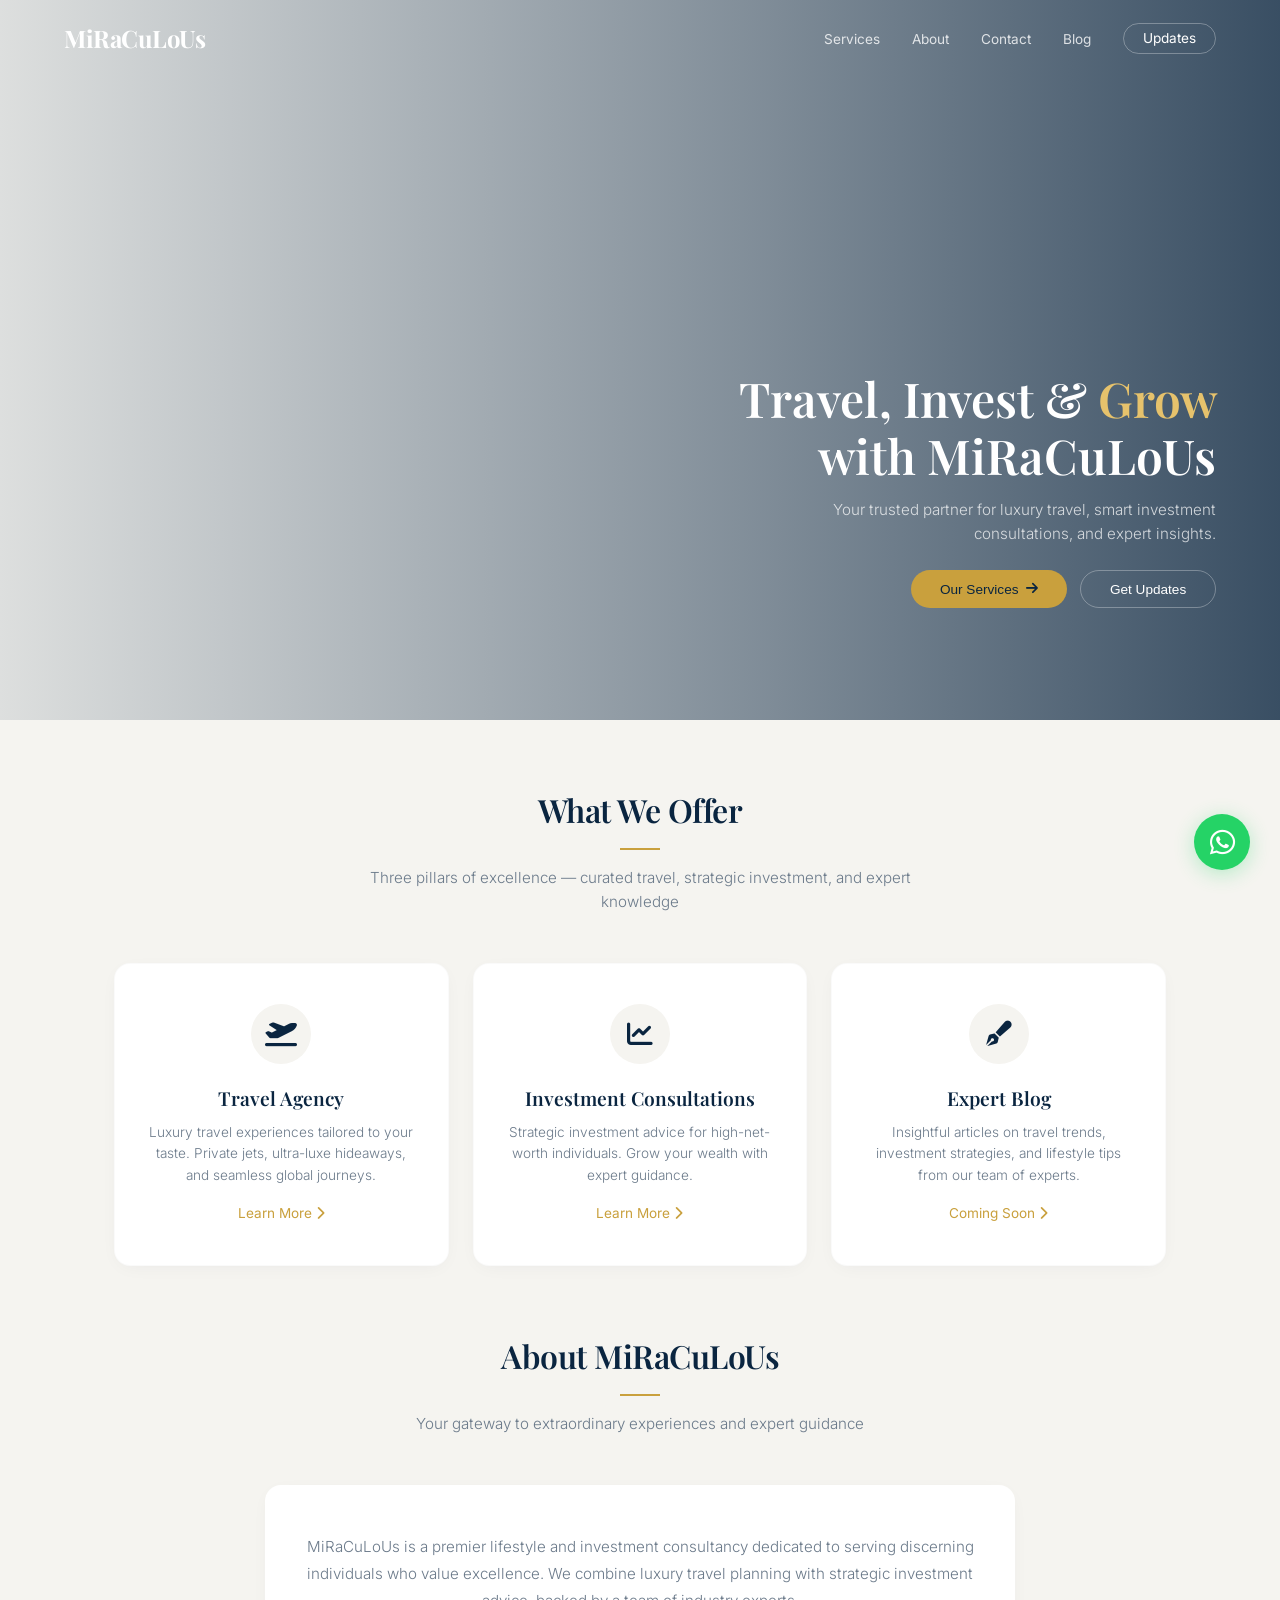
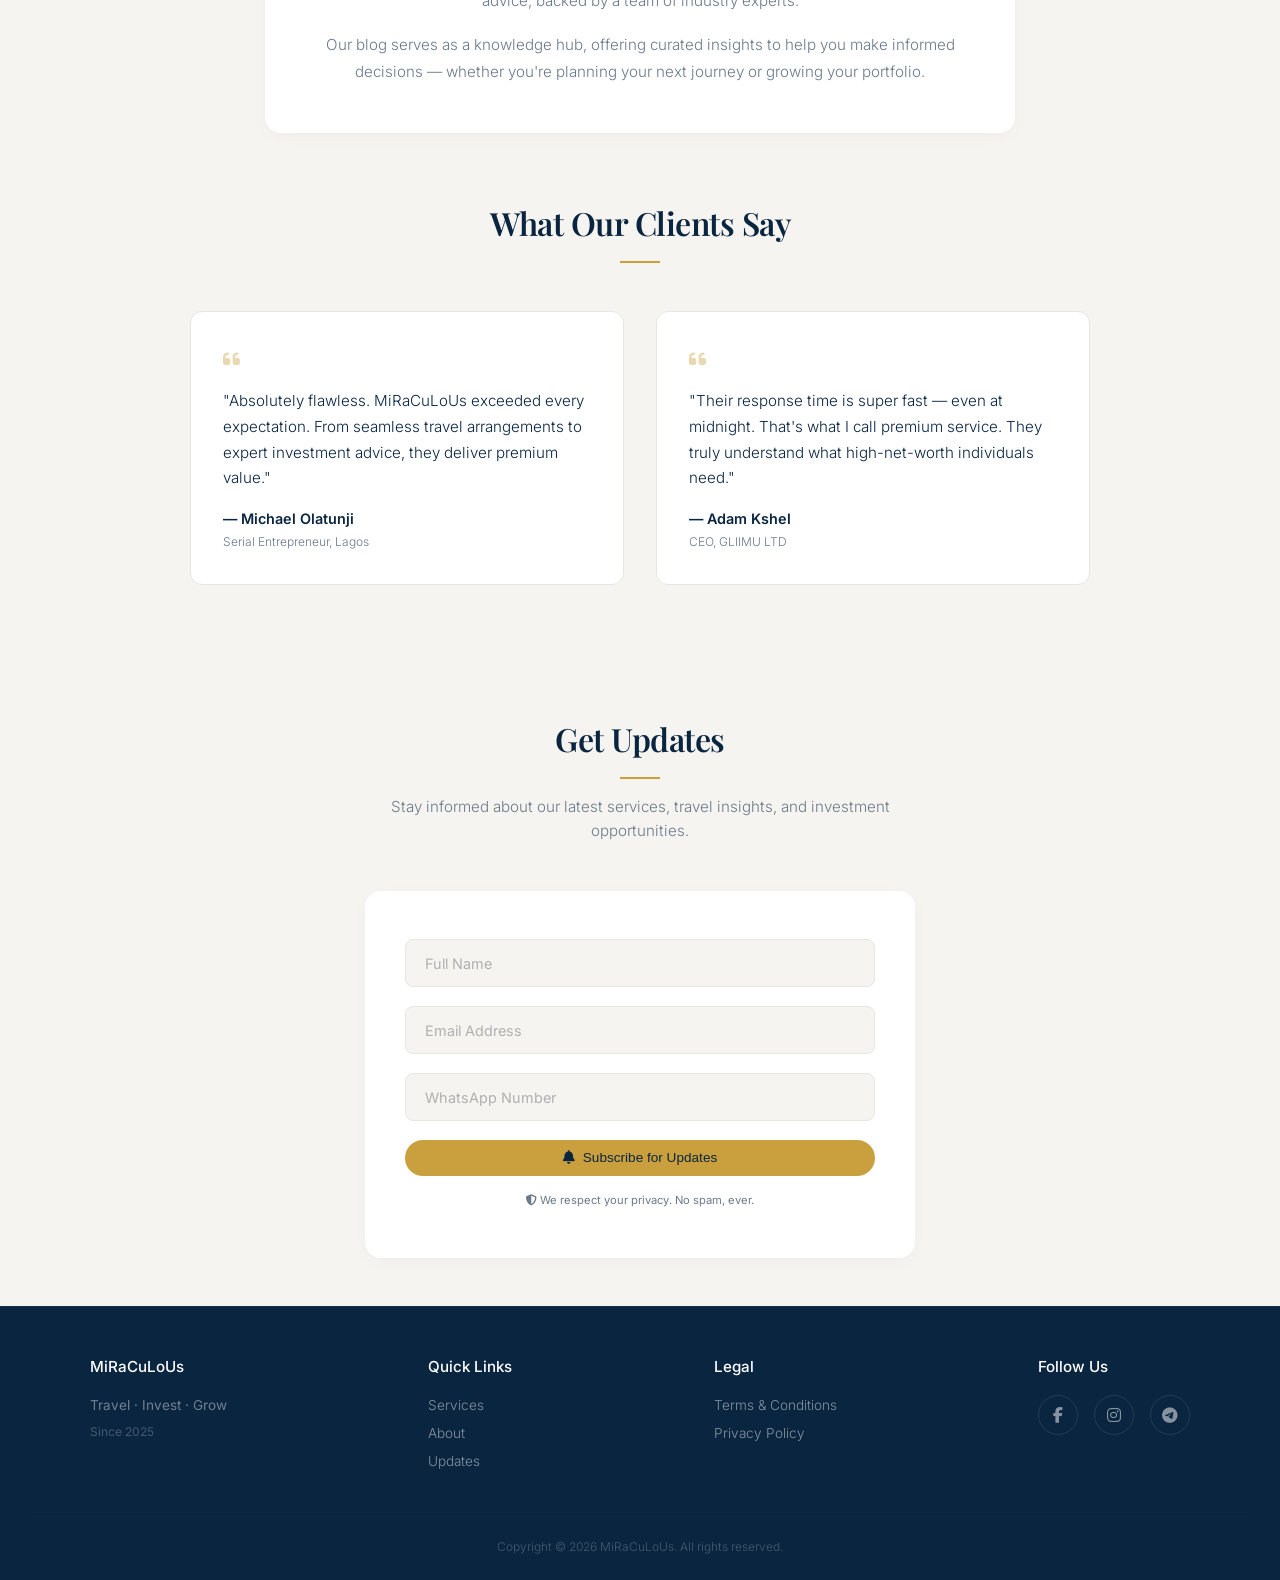
<file: index.html>
<!DOCTYPE html>
<html lang="en">
<head>
    <meta charset="UTF-8">
    <meta name="viewport" content="width=device-width, initial-scale=1.0, viewport-fit=cover">
    <title>MiRaCuLoUs | Travel · Invest · Grow</title>
    
    <!-- Google Fonts -->
    <link href="https://fonts.googleapis.com/css2?family=Inter:opsz,wght@14..32,300;14..32,400;14..32,500;14..32,600;14..32,700&family=Playfair+Display:ital,wght@0,400;0,500;0,600;0,700;1,400&display=swap" rel="stylesheet">
    
    <!-- Font Awesome 6 -->
    <link rel="stylesheet" href="https://cdnjs.cloudflare.com/ajax/libs/font-awesome/6.4.0/css/all.min.css">
    
    <!-- External CSS -->
    <link rel="stylesheet" href="index.css">
</head>
<body>

    <!-- PRELOADER -->
    <div id="preloader">
        <div class="loader-content">
            <div class="loader-logo">MiRaCuLoUs</div>
            <div class="loader-line"></div>
        </div>
    </div>

    <!-- HEADER -->
    <header>
        <nav class="navbar" id="navbar">
            <a href="index.html" class="logo">MiRaCuLoUs</a>
            <div class="menu-icon" id="menuToggle"><i class="fas fa-bars"></i></div>
            <ul class="nav-links" id="navLinks">
                <li><a href="#services">Services</a></li>
                <li><a href="#about">About</a></li>
                <li><a href="#contact">Contact</a></li>
                <li><a href="#blog">Blog</a></li>
                <li><a href="#contact" class="btn-nav">Updates</a></li>
            </ul>
        </nav>
    </header>

    <main>
        <!-- HERO SECTION -->
        <section id="home" class="hero">
            <div class="hero-overlay"></div>
            <div class="hero-content">
                <h1>Travel, Invest &amp; <span>Grow</span> with MiRaCuLoUs</h1>
                <p>Your trusted partner for luxury travel, smart investment consultations, and expert insights.</p>
                <div class="hero-actions">
                    <button class="btn-gold" onclick="document.getElementById('services').scrollIntoView({behavior:'smooth'})">Our Services <i class="fas fa-arrow-right"></i></button>
                    <button class="btn-outline" onclick="document.getElementById('contact').scrollIntoView({behavior:'smooth'})">Get Updates</button>
                </div>
            </div>
        </section>

        <!-- SERVICES SECTION -->
        <section id="services" class="container section-spacing">
            <div class="section-header fade-up">
                <h2>What We Offer</h2>
                <p class="section-subtitle">Three pillars of excellence — curated travel, strategic investment, and expert knowledge</p>
            </div>
            <div class="services-grid fade-up">
                <a href="services.html" class="service-card">
                    <div class="service-icon"><i class="fas fa-plane-departure"></i></div>
                    <h3>Travel Agency</h3>
                    <p>Luxury travel experiences tailored to your taste. Private jets, ultra-luxe hideaways, and seamless global journeys.</p>
                    <span class="service-link">Learn More <i class="fas fa-chevron-right"></i></span>
                </a>
                <a href="investment.html" class="service-card">
                    <div class="service-icon"><i class="fas fa-chart-line"></i></div>
                    <h3>Investment Consultations</h3>
                    <p>Strategic investment advice for high-net-worth individuals. Grow your wealth with expert guidance.</p>
                    <span class="service-link">Learn More <i class="fas fa-chevron-right"></i></span>
                </a>
                <div class="service-card" onclick="openModal();">
                    <div class="service-icon"><i class="fas fa-pen-fancy"></i></div>
                    <h3>Expert Blog</h3>
                    <p>Insightful articles on travel trends, investment strategies, and lifestyle tips from our team of experts.</p>
                    <span class="service-link">Coming Soon <i class="fas fa-chevron-right"></i></span>
                </div>
            </div>
        </section>

        <!-- ABOUT SECTION -->
        <section id="about" class="container section-spacing">
            <div class="section-header fade-up">
                <h2>About MiRaCuLoUs</h2>
                <p class="section-subtitle">Your gateway to extraordinary experiences and expert guidance</p>
            </div>
            <div class="about-wrapper fade-up">
                <p>MiRaCuLoUs is a premier lifestyle and investment consultancy dedicated to serving discerning individuals who value excellence. We combine luxury travel planning with strategic investment advice, backed by a team of industry experts.</p>
                <p>Our blog serves as a knowledge hub, offering curated insights to help you make informed decisions — whether you're planning your next journey or growing your portfolio.</p>
            </div>
        </section>

        <!-- TESTIMONIALS -->
        <section id="testimonials" class="testimonials-section container section-spacing fade-up">
            <div class="section-header">
                <h2>What Our Clients Say</h2>
            </div>
            <div class="testimonial-grid">
                <div class="testimonial-card">
                    <div class="testimonial-quote">
                        <i class="fas fa-quote-left"></i>
                    </div>
                    <p class="testimonial-text">"Absolutely flawless. MiRaCuLoUs exceeded every expectation. From seamless travel arrangements to expert investment advice, they deliver premium value."</p>
                    <p class="testimonial-author">— Michael Olatunji</p>
                    <p class="testimonial-title">Serial Entrepreneur, Lagos</p>
                </div>
                <div class="testimonial-card">
                    <div class="testimonial-quote">
                        <i class="fas fa-quote-left"></i>
                    </div>
                    <p class="testimonial-text">"Their response time is super fast — even at midnight. That's what I call premium service. They truly understand what high-net-worth individuals need."</p>
                    <p class="testimonial-author">— Adam Kshel</p>
                    <p class="testimonial-title">CEO, GLIIMU LTD</p>
                </div>
            </div>
        </section>

        <!-- GET UPDATES SECTION -->
        <section id="contact" class="container section-spacing">
            <div class="section-header fade-up">
                <h2>Get Updates</h2>
                <p class="section-subtitle">Stay informed about our latest services, travel insights, and investment opportunities.</p>
            </div>
            <div class="updates-wrapper fade-up">
                <form id="updatesForm">
                    <div class="form-group">
                        <input type="text" class="form-input" placeholder="Full Name" required id="fullName">
                    </div>
                    <div class="form-group">
                        <input type="email" class="form-input" placeholder="Email Address" required id="emailContact">
                    </div>
                    <div class="form-group">
                        <input type="tel" class="form-input" placeholder="WhatsApp Number" required id="whatsappNumber">
                    </div>
                    <button type="submit" class="btn-gold" style="width:100%; justify-content:center;" id="submitBtn">
                        <i class="fas fa-bell"></i> Subscribe for Updates
                    </button>
                    <p class="form-note">
                        <i class="fas fa-shield-alt"></i> We respect your privacy. No spam, ever.
                    </p>
                </form>
            </div>
        </section>
    </main>

    <!-- FOOTER -->
    <footer>
        <div class="footer-grid">
            <div class="footer-col">
                <h4>MiRaCuLoUs</h4>
                <p style="font-size:0.85rem; opacity:0.7;">Travel · Invest · Grow</p>
                <p style="font-size:0.75rem; margin-top:0.3rem; opacity:0.4;">Since 2025</p>
            </div>
            <div class="footer-col">
                <h4>Quick Links</h4>
                <a href="#services">Services</a>
                <a href="#about">About</a>
                <a href="#contact">Updates</a>
            </div>
            <div class="footer-col">
                <h4>Legal</h4>
                <a href="#">Terms & Conditions</a>
                <a href="#">Privacy Policy</a>
            </div>
            <div class="footer-col">
                <h4>Follow Us</h4>
                <div class="social-links">
                    <a href="#" target="_blank" aria-label="Facebook"><i class="fab fa-facebook-f"></i></a>
                    <a href="#" target="_blank" aria-label="Instagram"><i class="fab fa-instagram"></i></a>
                    <a href="#" target="_blank" aria-label="Telegram"><i class="fab fa-telegram-plane"></i></a>
                </div>
            </div>
        </div>
        <div class="copyright">Copyright &copy; 2026 MiRaCuLoUs. All rights reserved.</div>
    </footer>

    <!-- FLOATING WHATSAPP BUTTON -->
    <a href="https://wa.me/2348055878626" target="_blank" class="whatsapp-float" aria-label="Chat on WhatsApp">
        <i class="fab fa-whatsapp"></i>
    </a>

    <!-- Back to Top -->
    <div class="back-to-top" id="backToTop"><i class="fas fa-chevron-up"></i></div>
    <div id="toastMsg" class="toast-msg">✨ Subscribed successfully!</div>

    <!-- "COMING SOON" MODAL -->
    <div class="modal-overlay" id="comingSoonModal">
        <div class="modal-content">
            <span class="modal-icon"><i class="fas fa-rocket"></i></span>
            <h2>Coming <span>Soon!</span></h2>
            <p>We're crafting something extraordinary. This feature is under development and will be available shortly.</p>
            <button class="modal-close-btn" onclick="closeModal()">I'll Wait <i class="fas fa-heart" style="margin-left:8px;"></i></button>
        </div>
    </div>

    <!-- External JavaScript -->
    <script src="index.js"></script>
</body>
</html>
</file>
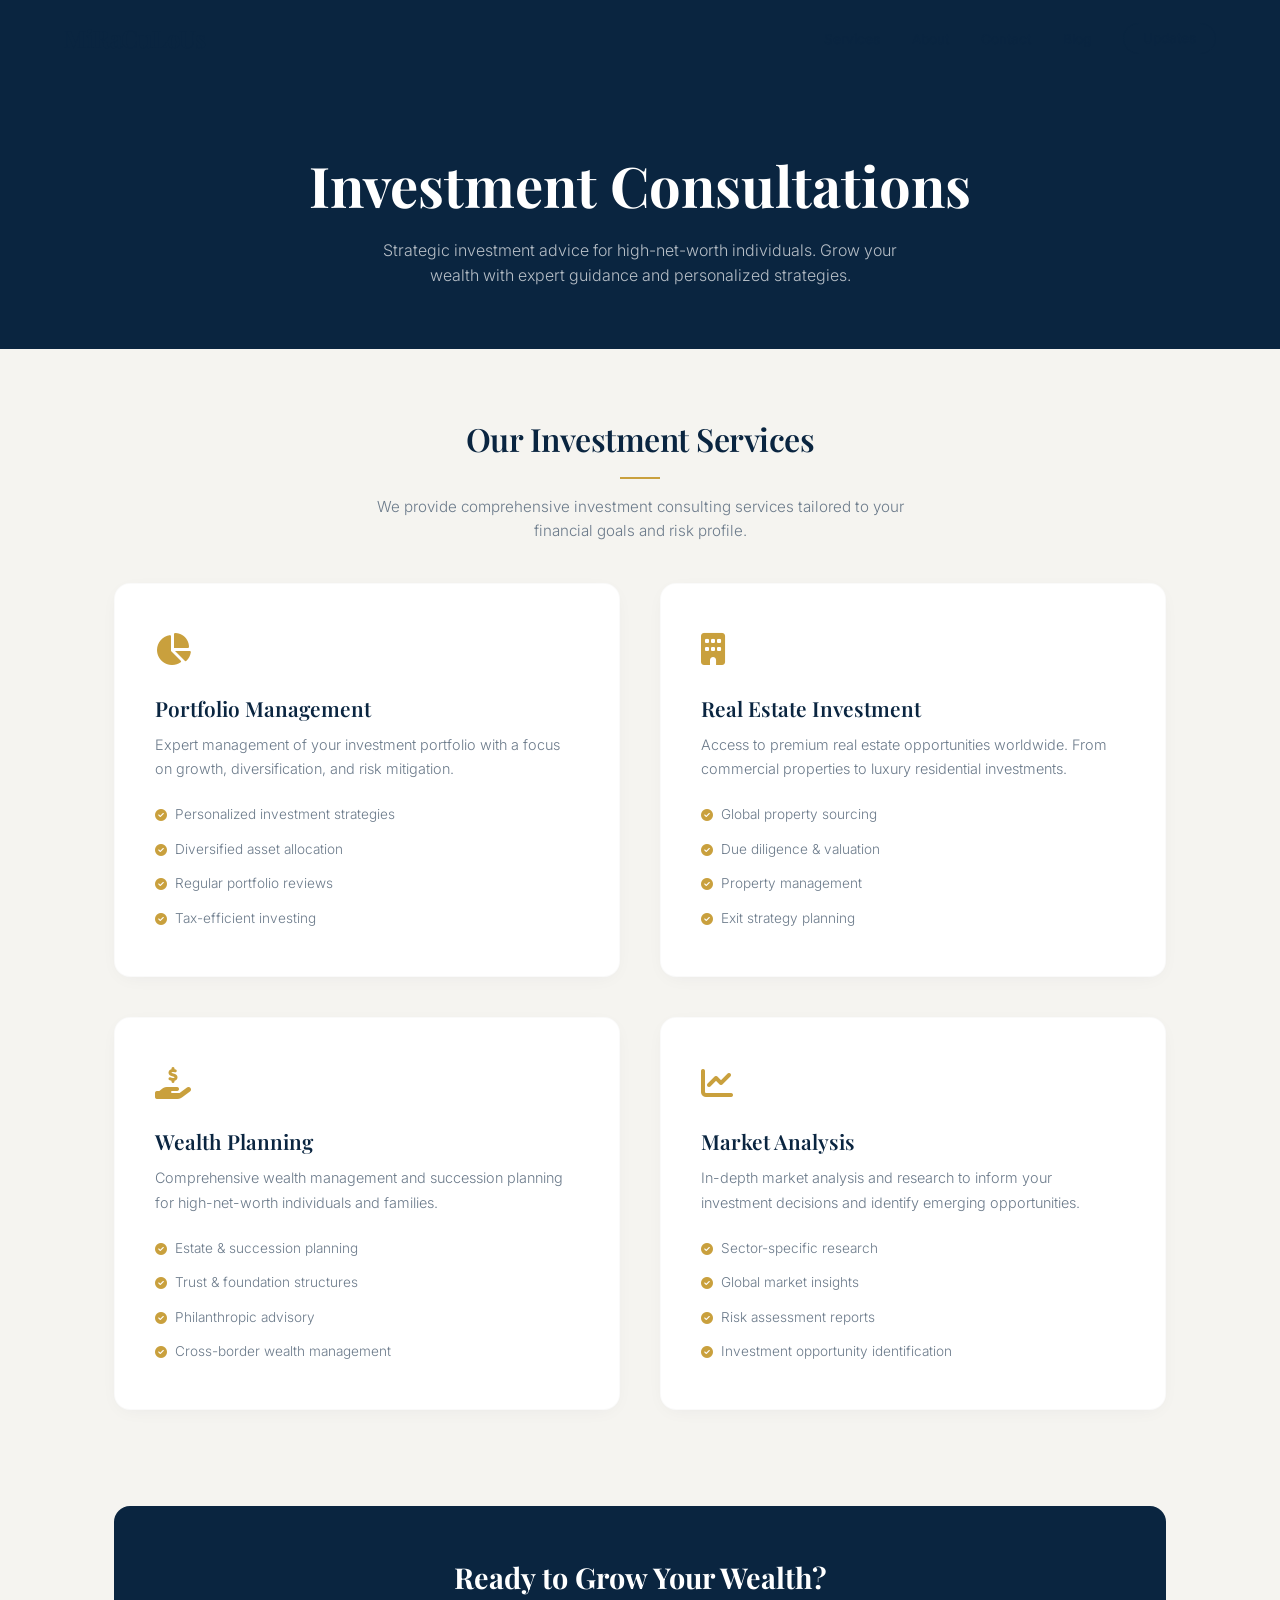
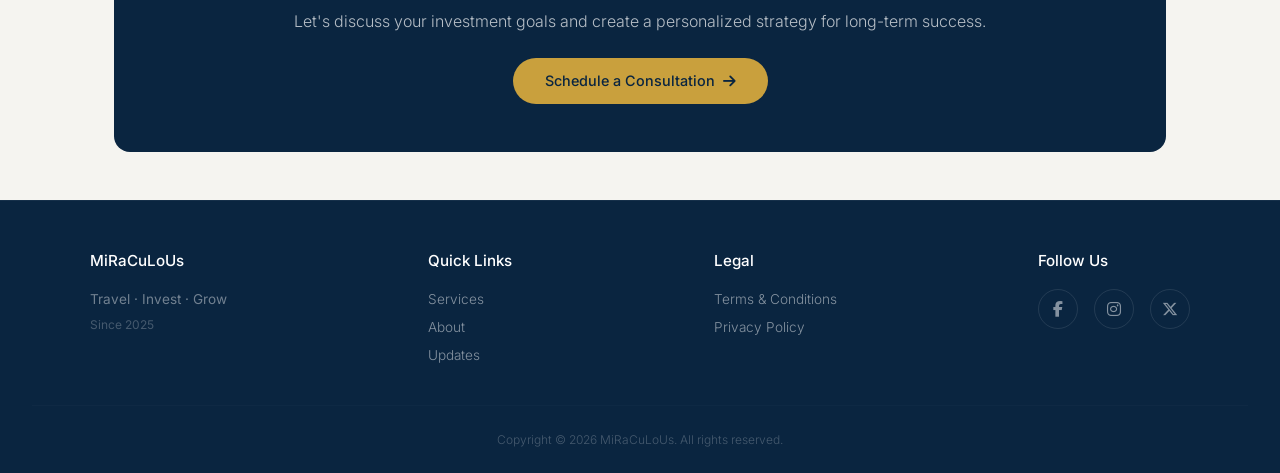
<file: investment.html>
<!DOCTYPE html>
<html lang="en">
<head>
    <meta charset="UTF-8">
    <meta name="viewport" content="width=device-width, initial-scale=1.0, viewport-fit=cover">
    <title>MiRaCuLoUs | Investment Consultations</title>
    
    <!-- Google Fonts -->
    <link href="https://fonts.googleapis.com/css2?family=Inter:opsz,wght@14..32,300;14..32,400;14..32,500;14..32,600;14..32,700&family=Playfair+Display:ital,wght@0,400;0,500;0,600;0,700;1,400&display=swap" rel="stylesheet">
    
    <!-- Font Awesome 6 -->
    <link rel="stylesheet" href="https://cdnjs.cloudflare.com/ajax/libs/font-awesome/6.4.0/css/all.min.css">
    
    <style>
        /* --- CSS VARIABLES --- */
        :root {
            --deep-blue: #0a2540;
            --gold: #c9a03d;
            --gold-light: #e6c26c;
            --white: #ffffff;
            --off-white: #f5f4f0;
            --gray-text: #6b7a8a;
            --light-gray: #e8e6e0;
            --card-shadow: 0 4px 20px -6px rgba(10, 37, 64, 0.06);
            --hover-shadow: 0 12px 35px -10px rgba(10, 37, 64, 0.1);
        }

        * { margin: 0; padding: 0; box-sizing: border-box; }

        html { scroll-behavior: smooth; }

        body {
            font-family: 'Inter', sans-serif;
            background-color: var(--off-white);
            color: var(--deep-blue);
            overflow-x: hidden;
            line-height: 1.6;
        }

        h1, h2, h3, .logo { font-family: 'Playfair Display', serif; font-weight: 700; }

        /* --- NAVIGATION --- */
        .navbar {
            position: fixed;
            top: 0;
            width: 100%;
            display: flex;
            justify-content: space-between;
            align-items: center;
            padding: 1.2rem 5%;
            z-index: 1000;
            transition: all 0.3s cubic-bezier(0.2, 0.9, 0.4, 1.1);
            background: transparent;
        }
        .navbar.scrolled {
            background: rgba(10, 37, 64, 0.95);
            backdrop-filter: blur(12px);
            padding: 0.8rem 5%;
            box-shadow: 0 2px 20px rgba(0,0,0,0.06);
        }
        .logo {
            font-size: 1.5rem;
            font-weight: 700;
            color: var(--deep-blue);
            letter-spacing: -0.5px;
            text-decoration: none;
        }
        .nav-links {
            display: flex;
            gap: 2rem;
            list-style: none;
            align-items: center;
        }
        .nav-links li a {
            text-decoration: none;
            font-weight: 400;
            color: var(--deep-blue);
            transition: 0.25s;
            font-size: 0.85rem;
            position: relative;
        }
        .nav-links li a:hover { color: var(--gold); }
        .btn-nav {
            background: transparent;
            border: 1px solid var(--deep-blue);
            padding: 0.4rem 1.2rem;
            border-radius: 40px;
            color: var(--deep-blue) !important;
            font-weight: 400;
            font-size: 0.85rem !important;
        }
        .btn-nav:hover { 
            background: var(--deep-blue);
            color: white !important;
            border-color: var(--deep-blue);
            transform: translateY(-2px);
        }
        .btn-nav::after { display: none; }
        .menu-icon { display: none; font-size: 1.6rem; color: var(--deep-blue); cursor: pointer; }

        /* --- PAGE HEADER --- */
        .page-header {
            padding: 140px 2rem 60px;
            background: var(--deep-blue);
            text-align: center;
            color: white;
        }
        .page-header h1 {
            font-size: 3rem;
            margin-bottom: 0.5rem;
        }
        .page-header p {
            font-size: 1rem;
            color: rgba(255,255,255,0.7);
            max-width: 550px;
            margin: 0 auto;
            font-weight: 300;
        }

        /* --- CONTAINER --- */
        .container { max-width: 1100px; margin: 0 auto; padding: 0 1.5rem; }
        section { padding: 4rem 0; }

        /* --- SERVICES DETAIL --- */
        .service-detail-grid {
            display: grid;
            grid-template-columns: 1fr 1fr;
            gap: 2.5rem;
            margin-top: 1rem;
        }
        .service-detail-card {
            background: var(--white);
            border-radius: 16px;
            padding: 2.5rem;
            box-shadow: var(--card-shadow);
            transition: all 0.3s ease;
            border: 1px solid rgba(0,0,0,0.02);
        }
        .service-detail-card:hover {
            transform: translateY(-4px);
            box-shadow: var(--hover-shadow);
        }
        .service-detail-card .icon {
            font-size: 2rem;
            color: var(--gold);
            margin-bottom: 1rem;
            display: block;
        }
        .service-detail-card h3 {
            font-size: 1.3rem;
            margin-bottom: 0.5rem;
            font-weight: 600;
        }
        .service-detail-card p {
            color: var(--gray-text);
            font-size: 0.9rem;
            line-height: 1.7;
            font-weight: 300;
        }
        .service-detail-card ul {
            list-style: none;
            margin-top: 1rem;
        }
        .service-detail-card ul li {
            padding: 0.4rem 0;
            color: var(--gray-text);
            font-size: 0.85rem;
            font-weight: 300;
            display: flex;
            align-items: center;
            gap: 0.5rem;
        }
        .service-detail-card ul li i {
            color: var(--gold);
            font-size: 0.75rem;
        }

        /* --- BUTTONS --- */
        .btn-gold {
            background: var(--gold);
            color: var(--deep-blue);
            border: none;
            padding: 0.7rem 2rem;
            font-weight: 500;
            border-radius: 50px;
            font-size: 0.9rem;
            cursor: pointer;
            transition: all 0.25s ease;
            display: inline-flex;
            align-items: center;
            gap: 8px;
            text-decoration: none;
        }
        .btn-gold:hover { background: #b3862f; transform: translateY(-2px); box-shadow: 0 8px 20px rgba(201,160,61,0.2); }

        /* --- SECTION HEADER --- */
        .section-header { text-align: center; margin-bottom: 2.5rem; }
        .section-header h2 {
            font-size: 2rem;
            color: var(--deep-blue);
            font-weight: 600;
            letter-spacing: -0.5px;
        }
        .section-header h2:after {
            content: '';
            display: block;
            width: 40px;
            height: 2px;
            background: var(--gold);
            margin: 0.8rem auto 0;
        }
        .section-subtitle {
            color: var(--gray-text);
            max-width: 550px;
            margin: 1rem auto 0;
            font-size: 0.95rem;
            font-weight: 300;
        }

        /* --- CTA SECTION --- */
        .cta-section {
            background: var(--deep-blue);
            border-radius: 16px;
            padding: 3rem 2rem;
            text-align: center;
            color: white;
            margin: 2rem 0;
        }
        .cta-section h3 {
            font-size: 1.8rem;
            margin-bottom: 0.5rem;
        }
        .cta-section p {
            color: rgba(255,255,255,0.7);
            margin-bottom: 1.5rem;
            font-weight: 300;
        }
        .cta-section .btn-gold {
            background: var(--gold);
            color: var(--deep-blue);
        }
        .cta-section .btn-gold:hover {
            background: #b3862f;
        }

        /* --- FOOTER --- */
        footer {
            background: var(--deep-blue);
            margin-top: 3rem;
            padding: 3rem 2rem 1.5rem;
            border-top: 1px solid rgba(255,255,255,0.05);
            color: rgba(255,255,255,0.6);
        }
        .footer-grid {
            display: flex;
            justify-content: space-between;
            gap: 2rem;
            max-width: 1100px;
            margin: 0 auto;
            flex-wrap: wrap;
        }
        .footer-col h4 { 
            color: white; 
            margin-bottom: 1rem; 
            font-size: 0.95rem;
            font-weight: 500;
        }
        .footer-col a { 
            color: rgba(255,255,255,0.5); 
            text-decoration: none; 
            display: block; 
            margin: 0.4rem 0; 
            transition: 0.2s; 
            font-size: 0.85rem;
            font-weight: 300;
        }
        .footer-col a:hover { color: white; transform: translateX(3px); }
        .social-links {
            display: flex;
            gap: 1rem;
            margin-top: 0.5rem;
        }
        .social-links a {
            width: 40px;
            height: 40px;
            border-radius: 50%;
            border: 1px solid rgba(255,255,255,0.1);
            display: flex;
            align-items: center;
            justify-content: center;
            color: rgba(255,255,255,0.5);
            font-size: 1rem;
            transition: 0.3s;
            margin: 0;
        }
        .social-links a:hover {
            border-color: var(--gold);
            color: var(--gold);
            transform: translateY(-2px);
        }
        .copyright { 
            text-align: center; 
            border-top: 1px solid rgba(255,255,255,0.05); 
            margin-top: 2rem; 
            padding-top: 1.5rem; 
            font-size: 0.75rem; 
            opacity: 0.4;
            font-weight: 300;
        }

        /* --- BACK TO TOP --- */
        .back-to-top {
            position: fixed;
            bottom: 30px;
            left: 30px;
            width: 44px;
            height: 44px;
            background: var(--deep-blue);
            border-radius: 50%;
            display: flex;
            align-items: center;
            justify-content: center;
            color: white;
            font-size: 1rem;
            cursor: pointer;
            opacity: 0;
            visibility: hidden;
            transition: all 0.3s;
            z-index: 999;
            box-shadow: 0 4px 15px rgba(0,0,0,0.1);
        }
        .back-to-top.show { opacity: 1; visibility: visible; }
        .back-to-top:hover { background: var(--gold); color: var(--deep-blue); transform: translateY(-3px); }

        /* --- RESPONSIVE --- */
        @media (max-width: 900px) {
            .service-detail-grid {
                grid-template-columns: 1fr;
            }
            .footer-grid { flex-direction: column; }
            .page-header h1 { font-size: 2.2rem; }
            .nav-links { display: none; }
            .menu-icon { display: block; }
            .nav-links.mobile-open {
                display: flex; flex-direction: column;
                position: absolute; top: 65px; left: 0; width: 100%;
                background: white; backdrop-filter: blur(12px);
                padding: 1.5rem 2rem; gap: 1.2rem; text-align: center;
                box-shadow: 0 4px 20px rgba(0,0,0,0.05);
            }
            .cta-section { padding: 2rem 1.5rem; }
            .cta-section h3 { font-size: 1.4rem; }
        }
        @media (min-width: 768px) { .page-header h1 { font-size: 3.5rem; } }

        .fade-up { opacity: 0; transform: translateY(20px); transition: opacity 0.6s ease, transform 0.6s ease; }
        .fade-up.visible { opacity: 1; transform: translateY(0); }
    </style>
</head>
<body>

    <!-- HEADER -->
    <header>
        <nav class="navbar" id="navbar">
            <a href="index.html" class="logo">MiRaCuLoUs</a>
            <div class="menu-icon" id="menuToggle"><i class="fas fa-bars"></i></div>
            <ul class="nav-links" id="navLinks">
                <li><a href="index.html#services">Services</a></li>
                <li><a href="index.html#about">About</a></li>
                <li><a href="index.html#contact">Contact</a></li>
                <li><a href="index.html#blog">Blog</a></li>
                <li><a href="index.html#contact" class="btn-nav">Updates</a></li>
            </ul>
        </nav>
    </header>

    <main>
        <!-- PAGE HEADER -->
        <section class="page-header">
            <h1>Investment Consultations</h1>
            <p>Strategic investment advice for high-net-worth individuals. Grow your wealth with expert guidance and personalized strategies.</p>
        </section>

        <!-- SERVICES DETAIL -->
        <div class="container">
            <section>
                <div class="section-header fade-up">
                    <h2>Our Investment Services</h2>
                    <p class="section-subtitle">We provide comprehensive investment consulting services tailored to your financial goals and risk profile.</p>
                </div>

                <div class="service-detail-grid">
                    <div class="service-detail-card fade-up">
                        <span class="icon"><i class="fas fa-chart-pie"></i></span>
                        <h3>Portfolio Management</h3>
                        <p>Expert management of your investment portfolio with a focus on growth, diversification, and risk mitigation.</p>
                        <ul>
                            <li><i class="fas fa-check-circle"></i> Personalized investment strategies</li>
                            <li><i class="fas fa-check-circle"></i> Diversified asset allocation</li>
                            <li><i class="fas fa-check-circle"></i> Regular portfolio reviews</li>
                            <li><i class="fas fa-check-circle"></i> Tax-efficient investing</li>
                        </ul>
                    </div>

                    <div class="service-detail-card fade-up">
                        <span class="icon"><i class="fas fa-building"></i></span>
                        <h3>Real Estate Investment</h3>
                        <p>Access to premium real estate opportunities worldwide. From commercial properties to luxury residential investments.</p>
                        <ul>
                            <li><i class="fas fa-check-circle"></i> Global property sourcing</li>
                            <li><i class="fas fa-check-circle"></i> Due diligence &amp; valuation</li>
                            <li><i class="fas fa-check-circle"></i> Property management</li>
                            <li><i class="fas fa-check-circle"></i> Exit strategy planning</li>
                        </ul>
                    </div>

                    <div class="service-detail-card fade-up">
                        <span class="icon"><i class="fas fa-hand-holding-usd"></i></span>
                        <h3>Wealth Planning</h3>
                        <p>Comprehensive wealth management and succession planning for high-net-worth individuals and families.</p>
                        <ul>
                            <li><i class="fas fa-check-circle"></i> Estate &amp; succession planning</li>
                            <li><i class="fas fa-check-circle"></i> Trust &amp; foundation structures</li>
                            <li><i class="fas fa-check-circle"></i> Philanthropic advisory</li>
                            <li><i class="fas fa-check-circle"></i> Cross-border wealth management</li>
                        </ul>
                    </div>

                    <div class="service-detail-card fade-up">
                        <span class="icon"><i class="fas fa-chart-line"></i></span>
                        <h3>Market Analysis</h3>
                        <p>In-depth market analysis and research to inform your investment decisions and identify emerging opportunities.</p>
                        <ul>
                            <li><i class="fas fa-check-circle"></i> Sector-specific research</li>
                            <li><i class="fas fa-check-circle"></i> Global market insights</li>
                            <li><i class="fas fa-check-circle"></i> Risk assessment reports</li>
                            <li><i class="fas fa-check-circle"></i> Investment opportunity identification</li>
                        </ul>
                    </div>
                </div>
            </section>

            <!-- CTA SECTION -->
            <section class="cta-section fade-up">
                <h3>Ready to Grow Your Wealth?</h3>
                <p>Let's discuss your investment goals and create a personalized strategy for long-term success.</p>
                <a href="index.html#contact" class="btn-gold">Schedule a Consultation <i class="fas fa-arrow-right"></i></a>
            </section>
        </div>
    </main>

    <!-- FOOTER -->
    <footer>
        <div class="footer-grid">
            <div class="footer-col">
                <h4>MiRaCuLoUs</h4>
                <p style="font-size:0.85rem; opacity:0.7;">Travel · Invest · Grow</p>
                <p style="font-size:0.75rem; margin-top:0.3rem; opacity:0.4;">Since 2025</p>
            </div>
            <div class="footer-col">
                <h4>Quick Links</h4>
                <a href="index.html#services">Services</a>
                <a href="index.html#about">About</a>
                <a href="index.html#contact">Updates</a>
            </div>
            <div class="footer-col">
                <h4>Legal</h4>
                <a href="#">Terms & Conditions</a>
                <a href="#">Privacy Policy</a>
            </div>
            <div class="footer-col">
                <h4>Follow Us</h4>
                <div class="social-links">
                    <a href="#" target="_blank" aria-label="Facebook"><i class="fab fa-facebook-f"></i></a>
                    <a href="#" target="_blank" aria-label="Instagram"><i class="fab fa-instagram"></i></a>
                    <a href="#" target="_blank" aria-label="X (Twitter)"><i class="fab fa-x-twitter"></i></a>
                </div>
            </div>
        </div>
        <div class="copyright">Copyright &copy; 2026 MiRaCuLoUs. All rights reserved.</div>
    </footer>

    <!-- Back to Top -->
    <div class="back-to-top" id="backToTop"><i class="fas fa-chevron-up"></i></div>

    <script>
        // Sticky Navbar
        const navbar = document.getElementById('navbar');
        window.addEventListener('scroll', () => {
            if (navbar) {
                navbar.classList.toggle('scrolled', window.scrollY > 40);
            }
            const backBtn = document.getElementById('backToTop');
            if (backBtn) {
                backBtn.classList.toggle('show', window.scrollY > 300);
            }
        });

        // Back to top
        document.getElementById('backToTop').addEventListener('click', () => {
            window.scrollTo({ top: 0, behavior: 'smooth' });
        });

        // Mobile menu
        const menuToggle = document.getElementById('menuToggle');
        const navLinks = document.getElementById('navLinks');
        if (menuToggle && navLinks) {
            menuToggle.addEventListener('click', () => {
                navLinks.classList.toggle('mobile-open');
            });
            document.querySelectorAll('.nav-links a').forEach(link => {
                link.addEventListener('click', () => {
                    navLinks.classList.remove('mobile-open');
                });
            });
        }

        // Fade-up observer
        const fadeElements = document.querySelectorAll('.fade-up');
        if (fadeElements.length > 0) {
            const observer = new IntersectionObserver((entries) => {
                entries.forEach(entry => {
                    if (entry.isIntersecting) {
                        entry.target.classList.add('visible');
                    }
                });
            }, { threshold: 0.1 });
            fadeElements.forEach(el => observer.observe(el));
        }
    </script>
</body>
</html>
</file>
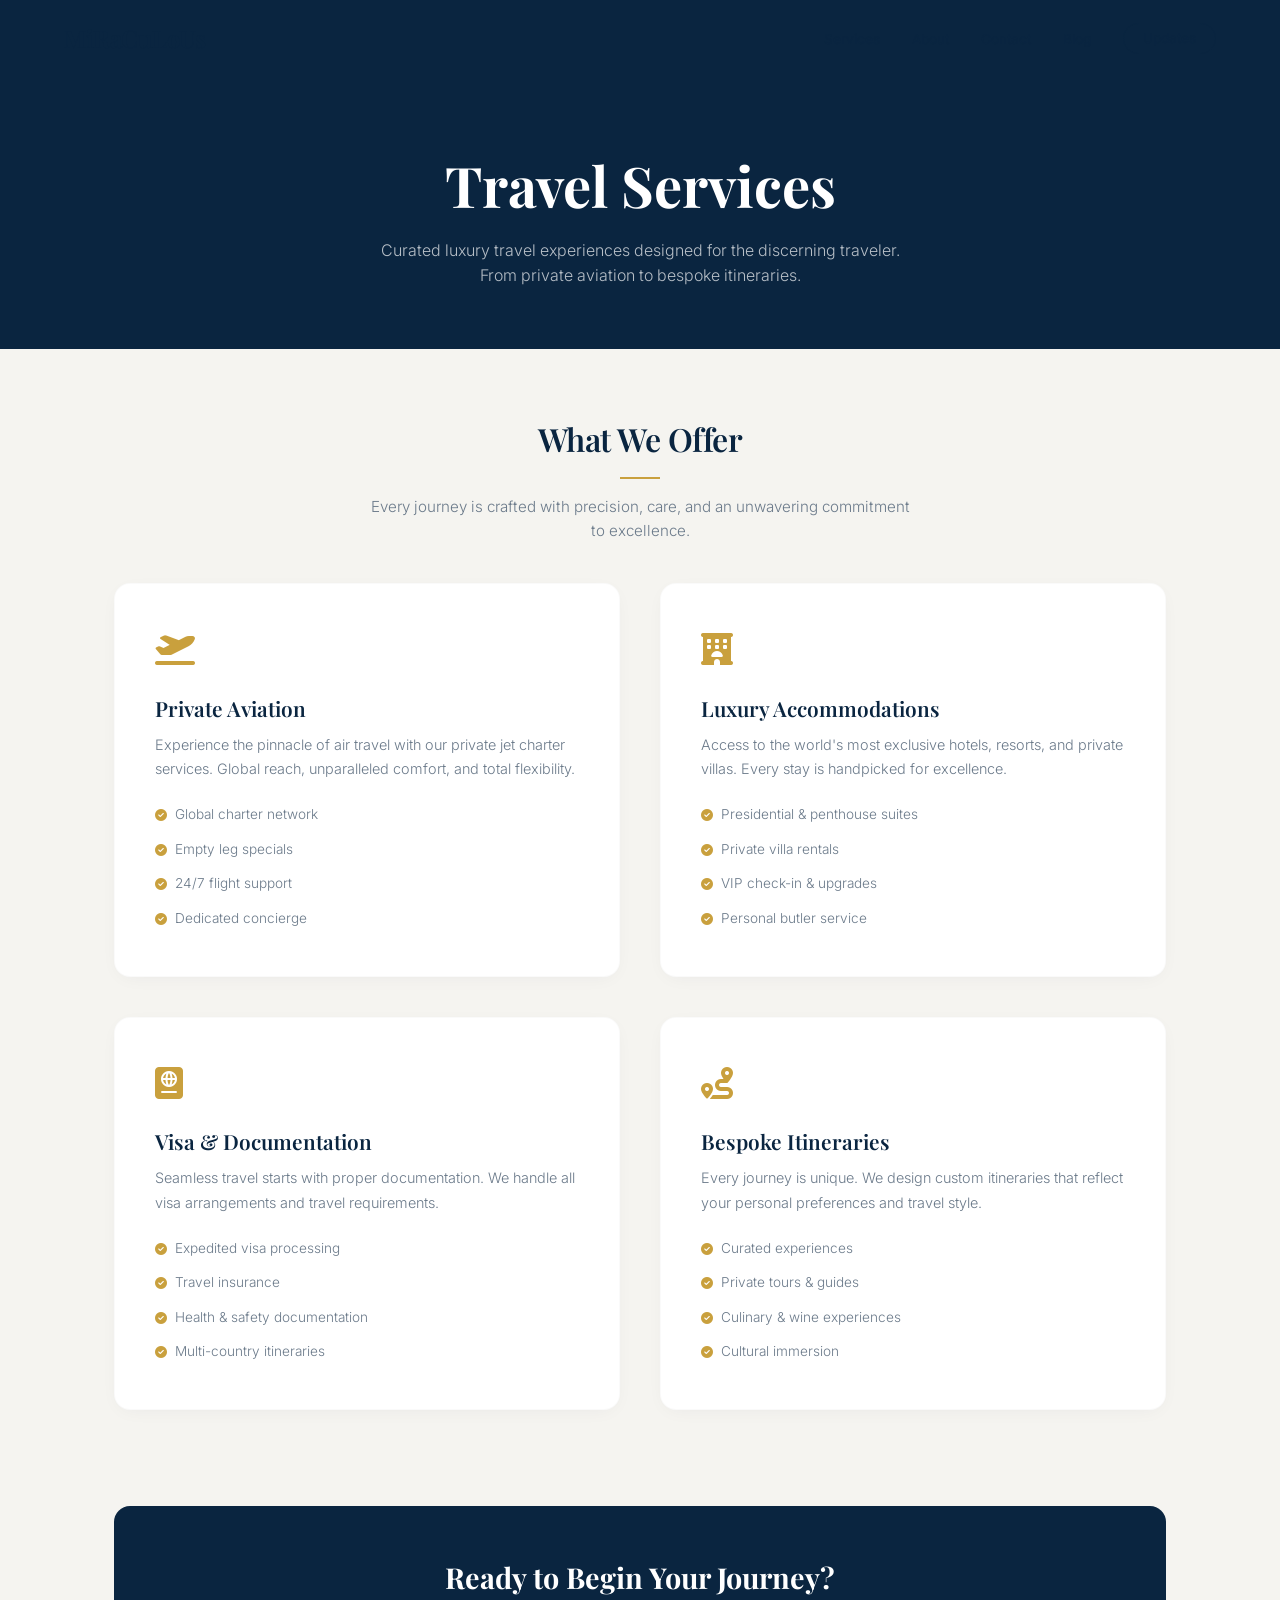
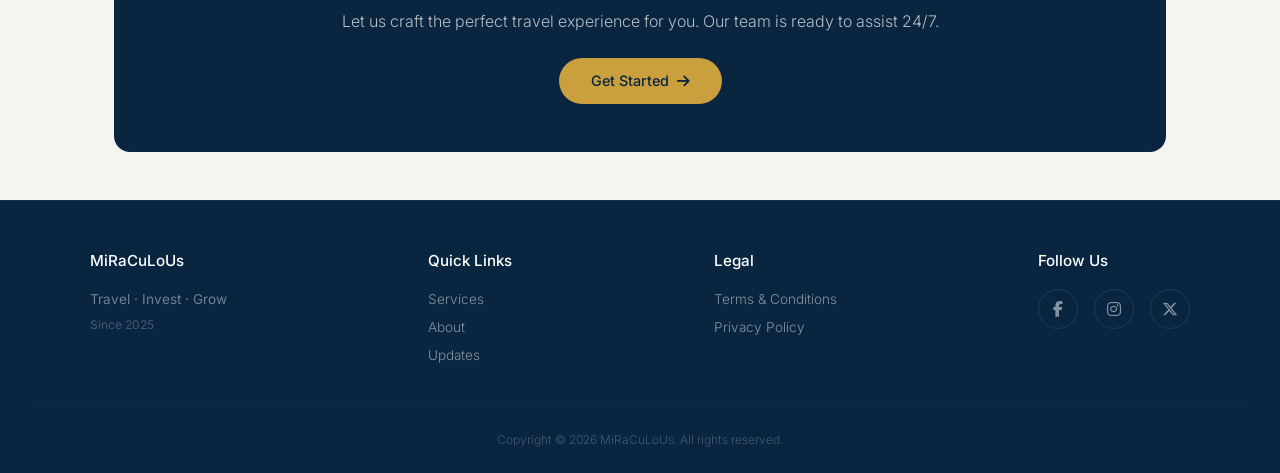
<file: services.html>
<!DOCTYPE html>
<html lang="en">
<head>
    <meta charset="UTF-8">
    <meta name="viewport" content="width=device-width, initial-scale=1.0, viewport-fit=cover">
    <title>MiRaCuLoUs | Travel Services</title>
    
    <!-- Google Fonts -->
    <link href="https://fonts.googleapis.com/css2?family=Inter:opsz,wght@14..32,300;14..32,400;14..32,500;14..32,600;14..32,700&family=Playfair+Display:ital,wght@0,400;0,500;0,600;0,700;1,400&display=swap" rel="stylesheet">
    
    <!-- Font Awesome 6 -->
    <link rel="stylesheet" href="https://cdnjs.cloudflare.com/ajax/libs/font-awesome/6.4.0/css/all.min.css">
    
    <style>
        /* --- CSS VARIABLES --- */
        :root {
            --deep-blue: #0a2540;
            --gold: #c9a03d;
            --gold-light: #e6c26c;
            --white: #ffffff;
            --off-white: #f5f4f0;
            --gray-text: #6b7a8a;
            --light-gray: #e8e6e0;
            --card-shadow: 0 4px 20px -6px rgba(10, 37, 64, 0.06);
            --hover-shadow: 0 12px 35px -10px rgba(10, 37, 64, 0.1);
        }

        * { margin: 0; padding: 0; box-sizing: border-box; }

        html { scroll-behavior: smooth; }

        body {
            font-family: 'Inter', sans-serif;
            background-color: var(--off-white);
            color: var(--deep-blue);
            overflow-x: hidden;
            line-height: 1.6;
        }

        h1, h2, h3, .logo { font-family: 'Playfair Display', serif; font-weight: 700; }

        /* --- NAVIGATION --- */
        .navbar {
            position: fixed;
            top: 0;
            width: 100%;
            display: flex;
            justify-content: space-between;
            align-items: center;
            padding: 1.2rem 5%;
            z-index: 1000;
            transition: all 0.3s cubic-bezier(0.2, 0.9, 0.4, 1.1);
            background: transparent;
        }
        .navbar.scrolled {
            background: rgba(10, 37, 64, 0.95);
            backdrop-filter: blur(12px);
            padding: 0.8rem 5%;
            box-shadow: 0 2px 20px rgba(0,0,0,0.06);
        }
        .logo {
            font-size: 1.5rem;
            font-weight: 700;
            color: var(--deep-blue);
            letter-spacing: -0.5px;
            text-decoration: none;
        }
        .nav-links {
            display: flex;
            gap: 2rem;
            list-style: none;
            align-items: center;
        }
        .nav-links li a {
            text-decoration: none;
            font-weight: 400;
            color: var(--deep-blue);
            transition: 0.25s;
            font-size: 0.85rem;
            position: relative;
        }
        .nav-links li a:hover { color: var(--gold); }
        .btn-nav {
            background: transparent;
            border: 1px solid var(--deep-blue);
            padding: 0.4rem 1.2rem;
            border-radius: 40px;
            color: var(--deep-blue) !important;
            font-weight: 400;
            font-size: 0.85rem !important;
        }
        .btn-nav:hover { 
            background: var(--deep-blue);
            color: white !important;
            border-color: var(--deep-blue);
            transform: translateY(-2px);
        }
        .btn-nav::after { display: none; }
        .menu-icon { display: none; font-size: 1.6rem; color: var(--deep-blue); cursor: pointer; }

        /* --- PAGE HEADER --- */
        .page-header {
            padding: 140px 2rem 60px;
            background: var(--deep-blue);
            text-align: center;
            color: white;
        }
        .page-header h1 {
            font-size: 3rem;
            margin-bottom: 0.5rem;
        }
        .page-header p {
            font-size: 1rem;
            color: rgba(255,255,255,0.7);
            max-width: 550px;
            margin: 0 auto;
            font-weight: 300;
        }

        /* --- CONTAINER --- */
        .container { max-width: 1100px; margin: 0 auto; padding: 0 1.5rem; }
        section { padding: 4rem 0; }

        /* --- SERVICES DETAIL --- */
        .service-detail-grid {
            display: grid;
            grid-template-columns: 1fr 1fr;
            gap: 2.5rem;
            margin-top: 1rem;
        }
        .service-detail-card {
            background: var(--white);
            border-radius: 16px;
            padding: 2.5rem;
            box-shadow: var(--card-shadow);
            transition: all 0.3s ease;
            border: 1px solid rgba(0,0,0,0.02);
        }
        .service-detail-card:hover {
            transform: translateY(-4px);
            box-shadow: var(--hover-shadow);
        }
        .service-detail-card .icon {
            font-size: 2rem;
            color: var(--gold);
            margin-bottom: 1rem;
            display: block;
        }
        .service-detail-card h3 {
            font-size: 1.3rem;
            margin-bottom: 0.5rem;
            font-weight: 600;
        }
        .service-detail-card p {
            color: var(--gray-text);
            font-size: 0.9rem;
            line-height: 1.7;
            font-weight: 300;
        }
        .service-detail-card ul {
            list-style: none;
            margin-top: 1rem;
        }
        .service-detail-card ul li {
            padding: 0.4rem 0;
            color: var(--gray-text);
            font-size: 0.85rem;
            font-weight: 300;
            display: flex;
            align-items: center;
            gap: 0.5rem;
        }
        .service-detail-card ul li i {
            color: var(--gold);
            font-size: 0.75rem;
        }

        /* --- BUTTONS --- */
        .btn-gold {
            background: var(--gold);
            color: var(--deep-blue);
            border: none;
            padding: 0.7rem 2rem;
            font-weight: 500;
            border-radius: 50px;
            font-size: 0.9rem;
            cursor: pointer;
            transition: all 0.25s ease;
            display: inline-flex;
            align-items: center;
            gap: 8px;
            text-decoration: none;
        }
        .btn-gold:hover { background: #b3862f; transform: translateY(-2px); box-shadow: 0 8px 20px rgba(201,160,61,0.2); }
        .btn-outline {
            background: transparent;
            border: 1px solid var(--deep-blue);
            color: var(--deep-blue);
        }
        .btn-outline:hover {
            background: var(--deep-blue);
            color: white;
        }
        .text-center { text-align: center; }
        .mt-4 { margin-top: 2rem; }

        /* --- SECTION HEADER --- */
        .section-header { text-align: center; margin-bottom: 2.5rem; }
        .section-header h2 {
            font-size: 2rem;
            color: var(--deep-blue);
            font-weight: 600;
            letter-spacing: -0.5px;
        }
        .section-header h2:after {
            content: '';
            display: block;
            width: 40px;
            height: 2px;
            background: var(--gold);
            margin: 0.8rem auto 0;
        }
        .section-subtitle {
            color: var(--gray-text);
            max-width: 550px;
            margin: 1rem auto 0;
            font-size: 0.95rem;
            font-weight: 300;
        }

        /* --- CTA SECTION --- */
        .cta-section {
            background: var(--deep-blue);
            border-radius: 16px;
            padding: 3rem 2rem;
            text-align: center;
            color: white;
            margin: 2rem 0;
        }
        .cta-section h3 {
            font-size: 1.8rem;
            margin-bottom: 0.5rem;
        }
        .cta-section p {
            color: rgba(255,255,255,0.7);
            margin-bottom: 1.5rem;
            font-weight: 300;
        }
        .cta-section .btn-gold {
            background: var(--gold);
            color: var(--deep-blue);
        }
        .cta-section .btn-gold:hover {
            background: #b3862f;
        }

        /* --- FOOTER --- */
        footer {
            background: var(--deep-blue);
            margin-top: 3rem;
            padding: 3rem 2rem 1.5rem;
            border-top: 1px solid rgba(255,255,255,0.05);
            color: rgba(255,255,255,0.6);
        }
        .footer-grid {
            display: flex;
            justify-content: space-between;
            gap: 2rem;
            max-width: 1100px;
            margin: 0 auto;
            flex-wrap: wrap;
        }
        .footer-col h4 { 
            color: white; 
            margin-bottom: 1rem; 
            font-size: 0.95rem;
            font-weight: 500;
        }
        .footer-col a { 
            color: rgba(255,255,255,0.5); 
            text-decoration: none; 
            display: block; 
            margin: 0.4rem 0; 
            transition: 0.2s; 
            font-size: 0.85rem;
            font-weight: 300;
        }
        .footer-col a:hover { color: white; transform: translateX(3px); }
        .social-links {
            display: flex;
            gap: 1rem;
            margin-top: 0.5rem;
        }
        .social-links a {
            width: 40px;
            height: 40px;
            border-radius: 50%;
            border: 1px solid rgba(255,255,255,0.1);
            display: flex;
            align-items: center;
            justify-content: center;
            color: rgba(255,255,255,0.5);
            font-size: 1rem;
            transition: 0.3s;
            margin: 0;
        }
        .social-links a:hover {
            border-color: var(--gold);
            color: var(--gold);
            transform: translateY(-2px);
        }
        .copyright { 
            text-align: center; 
            border-top: 1px solid rgba(255,255,255,0.05); 
            margin-top: 2rem; 
            padding-top: 1.5rem; 
            font-size: 0.75rem; 
            opacity: 0.4;
            font-weight: 300;
        }

        /* --- BACK TO TOP --- */
        .back-to-top {
            position: fixed;
            bottom: 30px;
            left: 30px;
            width: 44px;
            height: 44px;
            background: var(--deep-blue);
            border-radius: 50%;
            display: flex;
            align-items: center;
            justify-content: center;
            color: white;
            font-size: 1rem;
            cursor: pointer;
            opacity: 0;
            visibility: hidden;
            transition: all 0.3s;
            z-index: 999;
            box-shadow: 0 4px 15px rgba(0,0,0,0.1);
        }
        .back-to-top.show { opacity: 1; visibility: visible; }
        .back-to-top:hover { background: var(--gold); color: var(--deep-blue); transform: translateY(-3px); }

        /* --- RESPONSIVE --- */
        @media (max-width: 900px) {
            .service-detail-grid {
                grid-template-columns: 1fr;
            }
            .footer-grid { flex-direction: column; }
            .page-header h1 { font-size: 2.2rem; }
            .nav-links { display: none; }
            .menu-icon { display: block; }
            .nav-links.mobile-open {
                display: flex; flex-direction: column;
                position: absolute; top: 65px; left: 0; width: 100%;
                background: white; backdrop-filter: blur(12px);
                padding: 1.5rem 2rem; gap: 1.2rem; text-align: center;
                box-shadow: 0 4px 20px rgba(0,0,0,0.05);
            }
            .cta-section { padding: 2rem 1.5rem; }
            .cta-section h3 { font-size: 1.4rem; }
        }
        @media (min-width: 768px) { .page-header h1 { font-size: 3.5rem; } }

        .fade-up { opacity: 0; transform: translateY(20px); transition: opacity 0.6s ease, transform 0.6s ease; }
        .fade-up.visible { opacity: 1; transform: translateY(0); }
    </style>
</head>
<body>

    <!-- HEADER -->
    <header>
        <nav class="navbar" id="navbar">
            <a href="index.html" class="logo">MiRaCuLoUs</a>
            <div class="menu-icon" id="menuToggle"><i class="fas fa-bars"></i></div>
            <ul class="nav-links" id="navLinks">
                <li><a href="index.html#services">Services</a></li>
                <li><a href="index.html#about">About</a></li>
                <li><a href="index.html#contact">Contact</a></li>
                <li><a href="index.html#blog">Blog</a></li>
                <li><a href="index.html#contact" class="btn-nav">Updates</a></li>
            </ul>
        </nav>
    </header>

    <main>
        <!-- PAGE HEADER -->
        <section class="page-header">
            <h1>Travel Services</h1>
            <p>Curated luxury travel experiences designed for the discerning traveler. From private aviation to bespoke itineraries.</p>
        </section>

        <!-- SERVICES DETAIL -->
        <div class="container">
            <section>
                <div class="section-header fade-up">
                    <h2>What We Offer</h2>
                    <p class="section-subtitle">Every journey is crafted with precision, care, and an unwavering commitment to excellence.</p>
                </div>

                <div class="service-detail-grid">
                    <div class="service-detail-card fade-up">
                        <span class="icon"><i class="fas fa-plane-departure"></i></span>
                        <h3>Private Aviation</h3>
                        <p>Experience the pinnacle of air travel with our private jet charter services. Global reach, unparalleled comfort, and total flexibility.</p>
                        <ul>
                            <li><i class="fas fa-check-circle"></i> Global charter network</li>
                            <li><i class="fas fa-check-circle"></i> Empty leg specials</li>
                            <li><i class="fas fa-check-circle"></i> 24/7 flight support</li>
                            <li><i class="fas fa-check-circle"></i> Dedicated concierge</li>
                        </ul>
                    </div>

                    <div class="service-detail-card fade-up">
                        <span class="icon"><i class="fas fa-hotel"></i></span>
                        <h3>Luxury Accommodations</h3>
                        <p>Access to the world's most exclusive hotels, resorts, and private villas. Every stay is handpicked for excellence.</p>
                        <ul>
                            <li><i class="fas fa-check-circle"></i> Presidential &amp; penthouse suites</li>
                            <li><i class="fas fa-check-circle"></i> Private villa rentals</li>
                            <li><i class="fas fa-check-circle"></i> VIP check-in &amp; upgrades</li>
                            <li><i class="fas fa-check-circle"></i> Personal butler service</li>
                        </ul>
                    </div>

                    <div class="service-detail-card fade-up">
                        <span class="icon"><i class="fas fa-passport"></i></span>
                        <h3>Visa &amp; Documentation</h3>
                        <p>Seamless travel starts with proper documentation. We handle all visa arrangements and travel requirements.</p>
                        <ul>
                            <li><i class="fas fa-check-circle"></i> Expedited visa processing</li>
                            <li><i class="fas fa-check-circle"></i> Travel insurance</li>
                            <li><i class="fas fa-check-circle"></i> Health &amp; safety documentation</li>
                            <li><i class="fas fa-check-circle"></i> Multi-country itineraries</li>
                        </ul>
                    </div>

                    <div class="service-detail-card fade-up">
                        <span class="icon"><i class="fas fa-route"></i></span>
                        <h3>Bespoke Itineraries</h3>
                        <p>Every journey is unique. We design custom itineraries that reflect your personal preferences and travel style.</p>
                        <ul>
                            <li><i class="fas fa-check-circle"></i> Curated experiences</li>
                            <li><i class="fas fa-check-circle"></i> Private tours &amp; guides</li>
                            <li><i class="fas fa-check-circle"></i> Culinary &amp; wine experiences</li>
                            <li><i class="fas fa-check-circle"></i> Cultural immersion</li>
                        </ul>
                    </div>
                </div>
            </section>

            <!-- CTA SECTION -->
            <section class="cta-section fade-up">
                <h3>Ready to Begin Your Journey?</h3>
                <p>Let us craft the perfect travel experience for you. Our team is ready to assist 24/7.</p>
                <a href="index.html#contact" class="btn-gold">Get Started <i class="fas fa-arrow-right"></i></a>
            </section>
        </div>
    </main>

    <!-- FOOTER -->
    <footer>
        <div class="footer-grid">
            <div class="footer-col">
                <h4>MiRaCuLoUs</h4>
                <p style="font-size:0.85rem; opacity:0.7;">Travel · Invest · Grow</p>
                <p style="font-size:0.75rem; margin-top:0.3rem; opacity:0.4;">Since 2025</p>
            </div>
            <div class="footer-col">
                <h4>Quick Links</h4>
                <a href="index.html#services">Services</a>
                <a href="index.html#about">About</a>
                <a href="index.html#contact">Updates</a>
            </div>
            <div class="footer-col">
                <h4>Legal</h4>
                <a href="#">Terms & Conditions</a>
                <a href="#">Privacy Policy</a>
            </div>
            <div class="footer-col">
                <h4>Follow Us</h4>
                <div class="social-links">
                    <a href="#" target="_blank" aria-label="Facebook"><i class="fab fa-facebook-f"></i></a>
                    <a href="#" target="_blank" aria-label="Instagram"><i class="fab fa-instagram"></i></a>
                    <a href="#" target="_blank" aria-label="X (Twitter)"><i class="fab fa-x-twitter"></i></a>
                </div>
            </div>
        </div>
        <div class="copyright">Copyright &copy; 2026 MiRaCuLoUs. All rights reserved.</div>
    </footer>

    <!-- Back to Top -->
    <div class="back-to-top" id="backToTop"><i class="fas fa-chevron-up"></i></div>

    <script>
        // Sticky Navbar
        const navbar = document.getElementById('navbar');
        window.addEventListener('scroll', () => {
            if (navbar) {
                navbar.classList.toggle('scrolled', window.scrollY > 40);
            }
            const backBtn = document.getElementById('backToTop');
            if (backBtn) {
                backBtn.classList.toggle('show', window.scrollY > 300);
            }
        });

        // Back to top
        document.getElementById('backToTop').addEventListener('click', () => {
            window.scrollTo({ top: 0, behavior: 'smooth' });
        });

        // Mobile menu
        const menuToggle = document.getElementById('menuToggle');
        const navLinks = document.getElementById('navLinks');
        if (menuToggle && navLinks) {
            menuToggle.addEventListener('click', () => {
                navLinks.classList.toggle('mobile-open');
            });
            document.querySelectorAll('.nav-links a').forEach(link => {
                link.addEventListener('click', () => {
                    navLinks.classList.remove('mobile-open');
                });
            });
        }

        // Fade-up observer
        const fadeElements = document.querySelectorAll('.fade-up');
        if (fadeElements.length > 0) {
            const observer = new IntersectionObserver((entries) => {
                entries.forEach(entry => {
                    if (entry.isIntersecting) {
                        entry.target.classList.add('visible');
                    }
                });
            }, { threshold: 0.1 });
            fadeElements.forEach(el => observer.observe(el));
        }
    </script>
</body>
</html>
</file>
<file: index.css>
/* --- CSS VARIABLES --- */
:root {
    --deep-blue: #0a2540;
    --gold: #c9a03d;
    --gold-light: #e6c26c;
    --white: #ffffff;
    --off-white: #f5f4f0;
    --gray-text: #6b7a8a;
    --light-gray: #e8e6e0;
    --card-shadow: 0 4px 20px -6px rgba(10, 37, 64, 0.06);
    --hover-shadow: 0 12px 35px -10px rgba(10, 37, 64, 0.1);
}

/* --- RESET & BASE --- */
* { margin: 0; padding: 0; box-sizing: border-box; }

html { scroll-behavior: smooth; }

body {
    font-family: 'Inter', sans-serif;
    background-color: var(--off-white);
    color: var(--deep-blue);
    overflow-x: hidden;
    line-height: 1.6;
}

h1, h2, h3, .logo { font-family: 'Playfair Display', serif; font-weight: 700; }

/* --- PRELOADER --- */
#preloader {
    position: fixed;
    top: 0; left: 0; width: 100%; height: 100%;
    background: var(--deep-blue);
    z-index: 9999;
    display: flex;
    justify-content: center;
    align-items: center;
    transition: opacity 0.8s ease-out, visibility 0.8s;
}
.loader-content { text-align: center; animation: fadeInLoader 1s ease-in; }
.loader-logo {
    font-family: 'Playfair Display', serif;
    font-size: 2.5rem;
    color: var(--gold);
    letter-spacing: 2px;
    margin-bottom: 10px;
}
.loader-line {
    width: 0;
    height: 2px;
    background: var(--gold-light);
    margin: 0 auto;
    animation: loadLine 1.5s ease-in-out forwards;
}
@keyframes loadLine { to { width: 100px; } }
@keyframes fadeInLoader { from { opacity: 0; transform: translateY(20px); } to { opacity: 1; transform: translateY(0); } }

/* --- NAVIGATION --- */
.navbar {
    position: fixed;
    top: 0;
    width: 100%;
    display: flex;
    justify-content: space-between;
    align-items: center;
    padding: 1.2rem 5%;
    z-index: 1000;
    transition: all 0.3s cubic-bezier(0.2, 0.9, 0.4, 1.1);
    background: transparent;
}
.navbar.scrolled {
    background: rgba(10, 37, 64, 0.95);
    backdrop-filter: blur(12px);
    padding: 0.8rem 5%;
    box-shadow: 0 2px 20px rgba(0,0,0,0.06);
}
.logo {
    font-size: 1.5rem;
    font-weight: 700;
    color: white;
    letter-spacing: -0.5px;
    text-decoration: none;
}
.nav-links {
    display: flex;
    gap: 2rem;
    list-style: none;
    align-items: center;
}
.nav-links li a {
    text-decoration: none;
    font-weight: 400;
    color: rgba(255,255,255,0.8);
    transition: 0.25s;
    font-size: 0.85rem;
    position: relative;
}
.nav-links li a:hover { color: white; }
.btn-nav {
    background: transparent;
    border: 1px solid rgba(255,255,255,0.3);
    padding: 0.4rem 1.2rem;
    border-radius: 40px;
    color: white !important;
    font-weight: 400;
    font-size: 0.85rem !important;
}
.btn-nav:hover { 
    background: white; 
    color: var(--deep-blue) !important;
    border-color: white;
    transform: translateY(-2px);
}
.btn-nav::after { display: none; }
.menu-icon { display: none; font-size: 1.6rem; color: white; cursor: pointer; }

/* --- HERO SECTION --- */
.hero {
    position: relative;
    min-height: 80vh;
    display: flex;
    align-items: flex-end;
    justify-content: flex-end;
    padding: 100px 5% 80px;
    overflow: hidden;
    background: url('https://images.pexels.com/photos/338504/pexels-photo-338504.jpeg?auto=compress&cs=tinysrgb&w=1600') no-repeat center center/cover;
    background-size: cover;
    background-position: center;
}
.hero-overlay {
    position: absolute;
    inset: 0;
    background: linear-gradient(90deg, rgba(10, 37, 64, 0.1) 0%, rgba(10, 37, 64, 0.5) 60%, rgba(10, 37, 64, 0.8) 100%);
    z-index: 1;
}
.hero-content {
    position: relative;
    z-index: 2;
    max-width: 520px;
    margin-left: auto;
    text-align: right;
    padding-bottom: 2rem;
    animation: fadeUpHero 1s ease-out forwards;
    opacity: 0;
}
@keyframes fadeUpHero {
    from { opacity: 0; transform: translateY(30px); }
    to { opacity: 1; transform: translateY(0); }
}
.hero h1 {
    font-size: 2.2rem;
    line-height: 1.2;
    color: white;
    margin-bottom: 0.8rem;
    font-weight: 600;
}
.hero h1 span { color: var(--gold-light); }
.hero p {
    font-size: 0.95rem;
    color: rgba(255,255,255,0.75);
    margin-bottom: 1.5rem;
    font-weight: 300;
    max-width: 420px;
    margin-left: auto;
}
.hero-actions {
    display: flex;
    gap: 0.8rem;
    justify-content: flex-end;
}

/* --- BUTTONS --- */
.btn-gold {
    background: var(--gold);
    color: var(--deep-blue);
    border: none;
    padding: 0.65rem 1.8rem;
    font-weight: 500;
    border-radius: 50px;
    font-size: 0.85rem;
    cursor: pointer;
    transition: all 0.25s ease;
    display: inline-flex;
    align-items: center;
    gap: 8px;
    text-decoration: none;
}
.btn-gold:hover { background: #b3862f; transform: translateY(-2px); box-shadow: 0 8px 20px rgba(201,160,61,0.2); }
.btn-outline {
    background: transparent;
    border: 1px solid rgba(255,255,255,0.3);
    color: white;
    padding: 0.65rem 1.8rem;
    font-weight: 400;
    border-radius: 50px;
    font-size: 0.85rem;
    cursor: pointer;
    transition: all 0.25s ease;
}
.btn-outline:hover {
    background: white;
    color: var(--deep-blue);
    transform: translateY(-2px);
    border-color: white;
}

/* --- CONTAINER --- */
.container { max-width: 1100px; margin: 0 auto; padding: 0 1.5rem; }

/* --- SECTION SPACING (FIXED) --- */
.section-spacing {
    padding-top: 4rem;
}
section:first-of-type.section-spacing { 
    padding-top: 0; 
}

.section-header { text-align: center; margin-bottom: 3rem; }
.section-header h2 {
    font-size: 2rem;
    color: var(--deep-blue);
    font-weight: 600;
    letter-spacing: -0.5px;
}
.section-header h2:after {
    content: '';
    display: block;
    width: 40px;
    height: 2px;
    background: var(--gold);
    margin: 0.8rem auto 0;
}
.section-subtitle {
    color: var(--gray-text);
    max-width: 550px;
    margin: 1rem auto 0;
    font-size: 0.95rem;
    font-weight: 300;
}

/* --- SERVICES --- */
.services-grid {
    display: grid;
    grid-template-columns: repeat(3, 1fr);
    gap: 1.5rem;
}
.service-card {
    background: var(--white);
    border-radius: 16px;
    padding: 2.5rem 2rem;
    text-align: center;
    box-shadow: var(--card-shadow);
    transition: all 0.3s ease;
    border: 1px solid rgba(0,0,0,0.02);
    text-decoration: none;
    color: inherit;
    cursor: pointer;
    display: block;
}
.service-card:hover {
    transform: translateY(-4px);
    box-shadow: var(--hover-shadow);
}
.service-icon {
    width: 60px;
    height: 60px;
    margin: 0 auto 1.2rem;
    background: var(--off-white);
    border-radius: 50%;
    display: flex;
    align-items: center;
    justify-content: center;
    font-size: 1.6rem;
    color: var(--deep-blue);
    transition: 0.3s;
}
.service-card:hover .service-icon {
    background: var(--gold);
    color: white;
}
.service-card h3 {
    font-size: 1.2rem;
    margin-bottom: 0.5rem;
    font-weight: 600;
}
.service-card p {
    color: var(--gray-text);
    font-size: 0.85rem;
    line-height: 1.6;
    font-weight: 300;
}
.service-link {
    display: inline-block;
    margin-top: 1rem;
    font-weight: 400;
    font-size: 0.85rem;
    color: var(--gold);
    transition: 0.2s;
}
.service-link i { transition: 0.2s; }
.service-card:hover .service-link i { transform: translateX(4px); }

/* --- ABOUT --- */
.about-wrapper {
    max-width: 750px;
    margin: 0 auto;
    text-align: center;
    background: var(--white);
    border-radius: 16px;
    padding: 3rem 2.5rem;
    box-shadow: var(--card-shadow);
}
.about-wrapper p {
    color: var(--gray-text);
    font-size: 0.95rem;
    line-height: 1.8;
    margin-bottom: 1rem;
    font-weight: 300;
}
.about-wrapper p:last-child { margin-bottom: 0; }

/* --- TESTIMONIALS --- */
.testimonials-section {
    padding: 4rem 0;
}
.testimonial-grid {
    display: grid;
    grid-template-columns: repeat(2, 1fr);
    gap: 2rem;
    max-width: 900px;
    margin: 0 auto;
}
.testimonial-card {
    background: var(--white);
    padding: 2rem;
    border-radius: 12px;
    border: 1px solid var(--light-gray);
    transition: 0.3s;
    position: relative;
}
.testimonial-card:hover {
    border-color: var(--gold);
    box-shadow: var(--card-shadow);
}
.testimonial-quote {
    color: var(--gold);
    font-size: 1.2rem;
    margin-bottom: 0.8rem;
    opacity: 0.4;
}
.testimonial-text {
    font-size: 0.95rem;
    color: var(--deep-blue);
    line-height: 1.7;
    margin-bottom: 1rem;
    font-weight: 300;
}
.testimonial-author {
    font-weight: 600;
    color: var(--deep-blue);
    font-size: 0.9rem;
}
.testimonial-title {
    font-size: 0.75rem;
    color: var(--gray-text);
    margin-top: 2px;
    font-weight: 300;
}

/* --- UPDATES FORM --- */
.updates-wrapper {
    max-width: 550px;
    margin: 0 auto;
    background: var(--white);
    border-radius: 16px;
    padding: 3rem 2.5rem;
    box-shadow: var(--card-shadow);
}
.form-group { margin-bottom: 1.2rem; }
.form-input {
    width: 100%;
    padding: 0.9rem 1.2rem;
    border-radius: 8px;
    border: 1px solid var(--light-gray);
    font-family: 'Inter', sans-serif;
    transition: 0.2s;
    background: var(--off-white);
    font-size: 0.9rem;
    color: var(--deep-blue);
}
.form-input:focus {
    outline: none;
    border-color: var(--gold);
    background: white;
    box-shadow: 0 0 0 3px rgba(201,160,61,0.06);
}
.form-input::placeholder { color: #b0b0b0; }
.form-note {
    font-size: 0.7rem;
    margin-top: 1rem;
    text-align: center;
    color: var(--gray-text);
}

/* --- FOOTER --- */
footer {
    background: var(--deep-blue);
    margin-top: 3rem;
    padding: 3rem 2rem 1.5rem;
    border-top: 1px solid rgba(255,255,255,0.05);
    color: rgba(255,255,255,0.6);
}
.footer-grid {
    display: flex;
    justify-content: space-between;
    gap: 2rem;
    max-width: 1100px;
    margin: 0 auto;
    flex-wrap: wrap;
}
.footer-col h4 { 
    color: white; 
    margin-bottom: 1rem; 
    font-size: 0.95rem;
    font-weight: 500;
}
.footer-col a { 
    color: rgba(255,255,255,0.5); 
    text-decoration: none; 
    display: block; 
    margin: 0.4rem 0; 
    transition: 0.2s; 
    font-size: 0.85rem;
    font-weight: 300;
}
.footer-col a:hover { color: white; transform: translateX(3px); }
.social-links {
    display: flex;
    gap: 1rem;
    margin-top: 0.5rem;
}
.social-links a {
    width: 40px;
    height: 40px;
    border-radius: 50%;
    border: 1px solid rgba(255,255,255,0.1);
    display: flex;
    align-items: center;
    justify-content: center;
    color: rgba(255,255,255,0.5);
    font-size: 1rem;
    transition: 0.3s;
    margin: 0;
}
.social-links a:hover {
    border-color: var(--gold);
    color: var(--gold);
    transform: translateY(-2px);
}
.copyright { 
    text-align: center; 
    border-top: 1px solid rgba(255,255,255,0.05); 
    margin-top: 2rem; 
    padding-top: 1.5rem; 
    font-size: 0.75rem; 
    opacity: 0.4;
    font-weight: 300;
}

/* --- FLOATING WHATSAPP BUTTON --- */
.whatsapp-float {
    position: fixed;
    bottom: 30px;
    right: 30px;
    width: 56px;
    height: 56px;
    background: #25D366;
    border-radius: 50%;
    display: flex;
    align-items: center;
    justify-content: center;
    color: white;
    font-size: 1.8rem;
    box-shadow: 0 4px 20px rgba(37, 211, 102, 0.3);
    cursor: pointer;
    transition: all 0.3s;
    z-index: 999;
    text-decoration: none;
}
.whatsapp-float:hover { transform: scale(1.08); box-shadow: 0 8px 30px rgba(37, 211, 102, 0.4); }

/* --- BACK TO TOP --- */
.back-to-top {
    position: fixed;
    bottom: 30px;
    left: 30px;
    width: 44px;
    height: 44px;
    background: var(--deep-blue);
    border-radius: 50%;
    display: flex;
    align-items: center;
    justify-content: center;
    color: white;
    font-size: 1rem;
    cursor: pointer;
    opacity: 0;
    visibility: hidden;
    transition: all 0.3s;
    z-index: 999;
    box-shadow: 0 4px 15px rgba(0,0,0,0.1);
}
.back-to-top.show { opacity: 1; visibility: visible; }
.back-to-top:hover { background: var(--gold); color: var(--deep-blue); transform: translateY(-3px); }

/* --- MODAL --- */
.modal-overlay {
    position: fixed;
    top: 0; left: 0; width: 100%; height: 100%;
    background: rgba(10, 37, 64, 0.8);
    backdrop-filter: blur(6px);
    z-index: 9999;
    display: none;
    align-items: center;
    justify-content: center;
    padding: 2rem;
}
.modal-overlay.active { display: flex; }
.modal-content {
    background: var(--white);
    border-radius: 20px;
    padding: 3rem 2.5rem;
    max-width: 420px;
    width: 100%;
    text-align: center;
    box-shadow: 0 40px 60px rgba(0,0,0,0.2);
    animation: fadeInModal 0.4s ease;
}
@keyframes fadeInModal {
    from { opacity: 0; transform: scale(0.95); }
    to { opacity: 1; transform: scale(1); }
}
.modal-icon {
    font-size: 3rem;
    color: var(--gold);
    margin-bottom: 1rem;
    display: block;
}
.modal-content h2 {
    font-size: 1.8rem;
    color: var(--deep-blue);
    margin-bottom: 0.5rem;
}
.modal-content h2 span { color: var(--gold); }
.modal-content p {
    color: var(--gray-text);
    font-size: 0.9rem;
    margin-bottom: 1.8rem;
    line-height: 1.6;
    font-weight: 300;
}
.modal-close-btn {
    background: var(--gold);
    border: none;
    padding: 0.7rem 2rem;
    border-radius: 50px;
    font-weight: 500;
    font-size: 0.9rem;
    color: var(--deep-blue);
    cursor: pointer;
    transition: 0.3s;
}
.modal-close-btn:hover { background: #b3862f; transform: scale(1.02); }

/* --- TOAST --- */
.toast-msg {
    position: fixed; bottom: 100px; left: 50%;
    transform: translateX(-50%) translateY(20px);
    background: var(--deep-blue); color: white;
    padding: 0.8rem 1.8rem; border-radius: 50px;
    font-weight: 400; z-index: 2000;
    opacity: 0; transition: all 0.3s;
    font-size: 0.9rem;
    white-space: nowrap;
}
.toast-msg.show { opacity: 1; transform: translateX(-50%) translateY(0); }

/* --- SPINNER --- */
.spinner {
    width: 18px; height: 18px;
    border: 2px solid var(--deep-blue);
    border-top-color: transparent;
    border-radius: 50%;
    animation: spin 0.6s linear infinite;
    display: inline-block;
}
@keyframes spin { to { transform: rotate(360deg); } }

/* --- FADE-UP ANIMATION --- */
.fade-up { opacity: 0; transform: translateY(20px); transition: opacity 0.6s ease, transform 0.6s ease; }
.fade-up.visible { opacity: 1; transform: translateY(0); }

/* --- RESPONSIVE --- */
@media (max-width: 900px) {
    .services-grid, .testimonial-grid {
        grid-template-columns: 1fr;
    }
    .footer-grid { flex-direction: column; }
    .hero { 
        align-items: center;
        justify-content: center;
        text-align: center;
        background-position: 60% center;
        min-height: 70vh;
    }
    .hero-content { 
        text-align: center; 
        max-width: 100%;
        margin: 0;
        padding-bottom: 0;
    }
    .hero h1 { font-size: 1.8rem; }
    .hero p { max-width: 100%; margin: 0 auto 1.5rem; }
    .hero-actions { justify-content: center; flex-wrap: wrap; }
    .hero-overlay {
        background: linear-gradient(135deg, rgba(10, 37, 64, 0.6) 0%, rgba(10, 37, 64, 0.8) 100%);
    }
    .nav-links { display: none; }
    .menu-icon { display: block; }
    .nav-links.mobile-open {
        display: flex; flex-direction: column;
        position: absolute; top: 65px; left: 0; width: 100%;
        background: rgba(10,37,64,0.98); backdrop-filter: blur(12px);
        padding: 1.5rem 2rem; gap: 1.2rem; text-align: center;
    }
    .section-spacing { padding-top: 2.5rem; }
    .section-header { margin-bottom: 2rem; }
    .section-header h2 { font-size: 1.7rem; }
    .updates-wrapper { padding: 2rem 1.5rem; }
    .about-wrapper { padding: 2rem 1.5rem; }
    .testimonial-card { padding: 1.5rem; }
    .testimonials-section { padding: 2.5rem 0; }
}
@media (min-width: 768px) { .hero h1 { font-size: 2.6rem; } }
@media (min-width: 1024px) { .hero h1 { font-size: 3rem; } }
</file>
